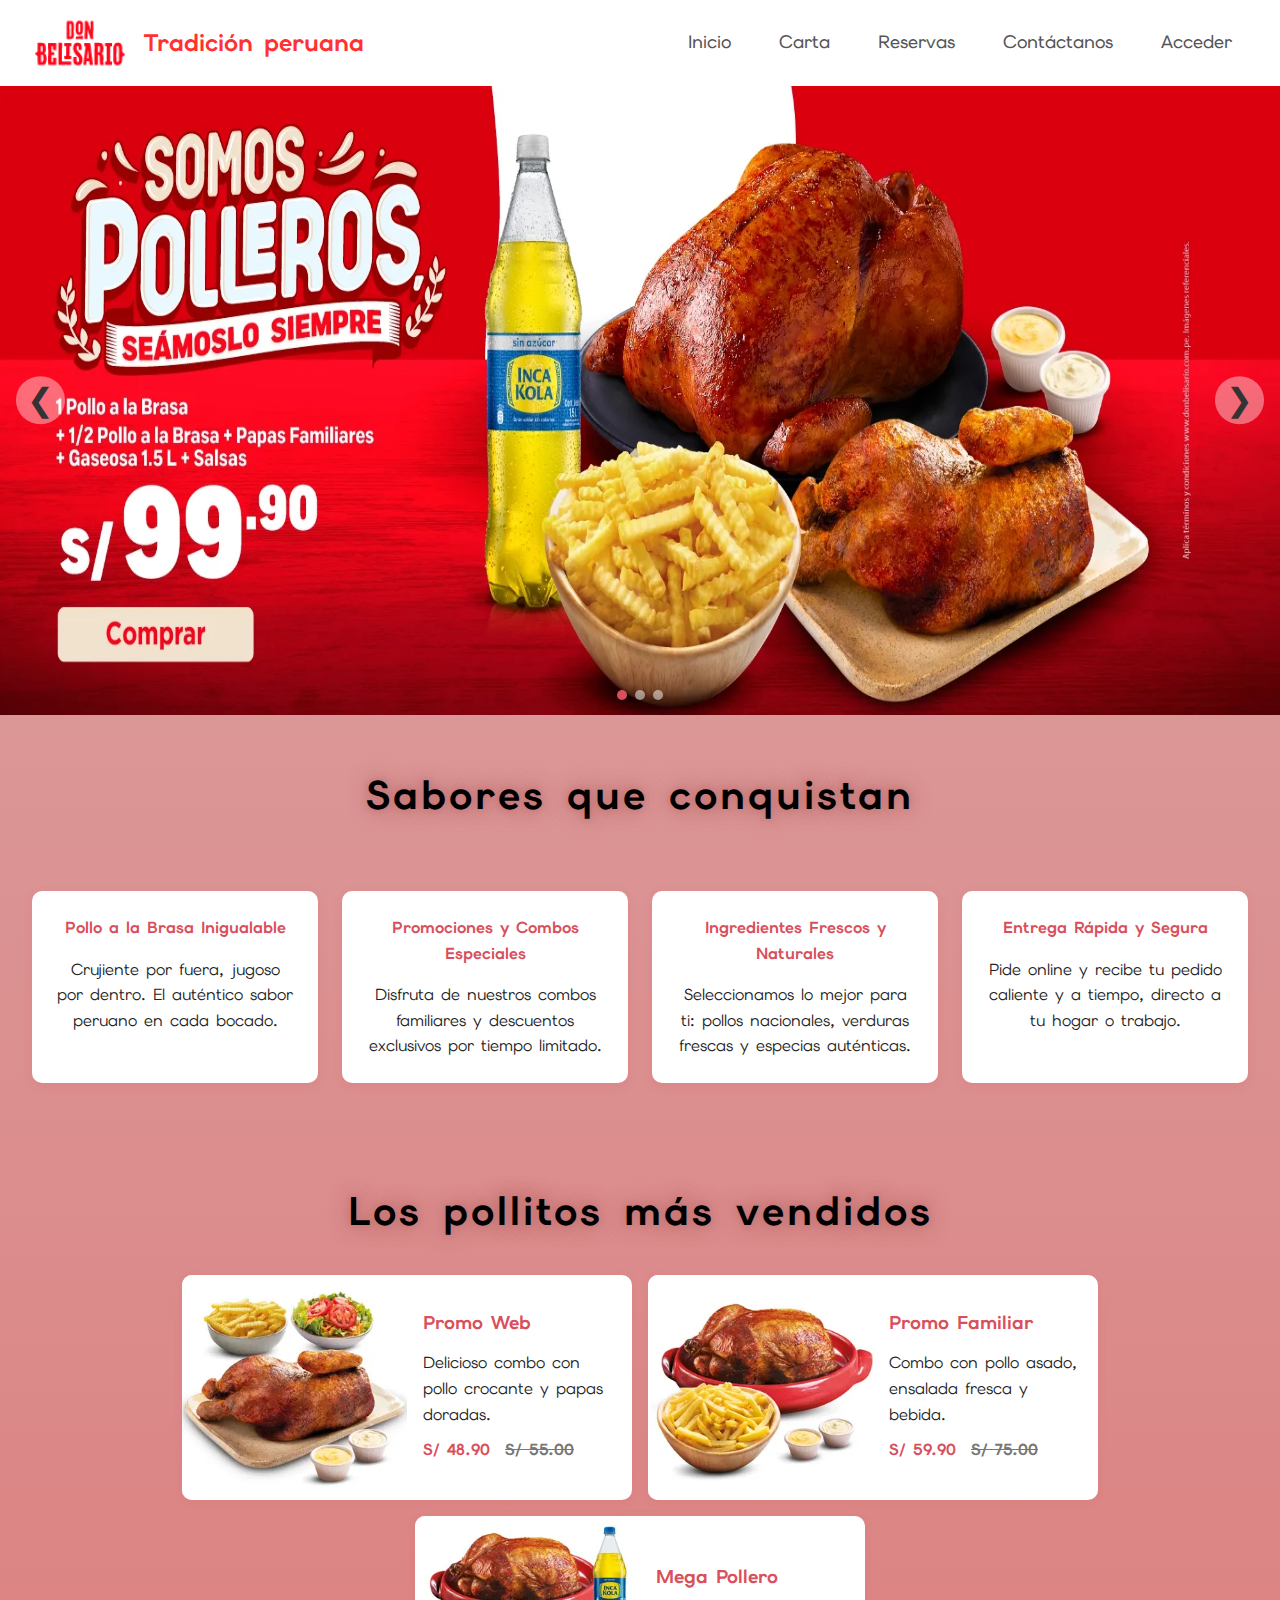
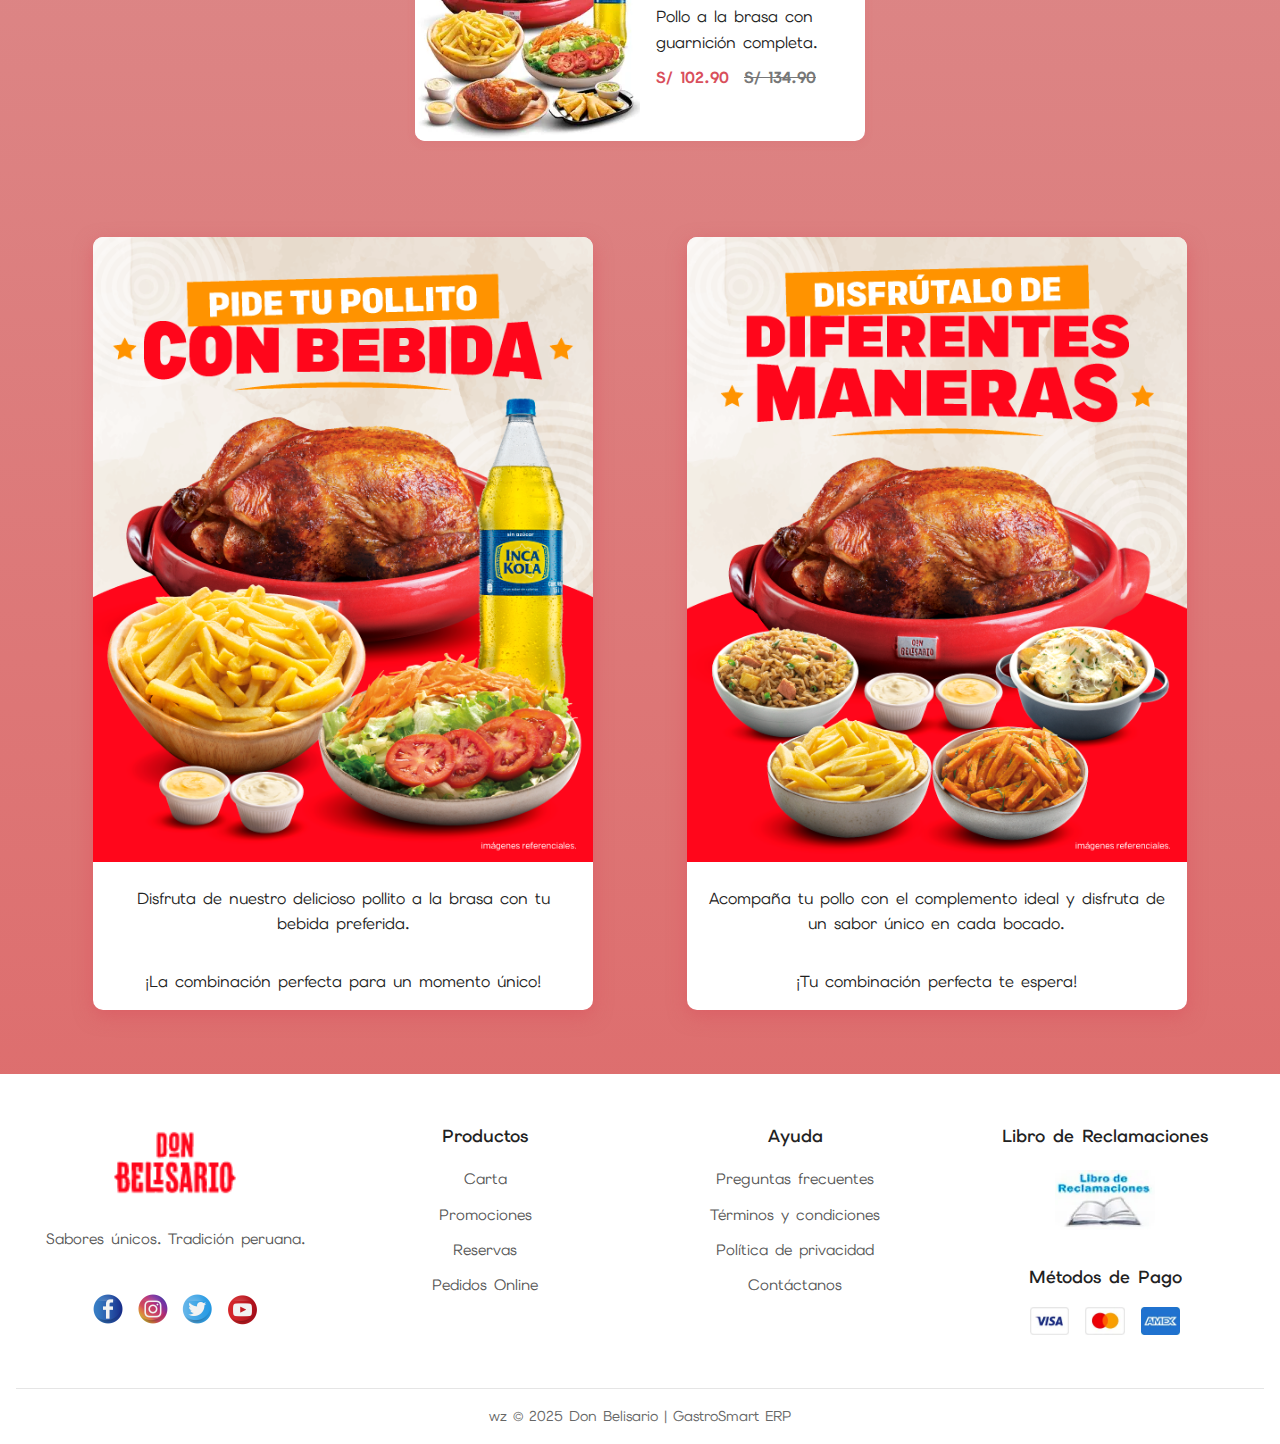
<file: index.html>
<!DOCTYPE html>
<html lang="es">

<head>
    <meta charset="UTF-8">
    <meta name="viewport" content="width=device-width, initial-scale=1.0">
    <title>GastroSmart ERP | Don Belisario</title>
    <link rel="stylesheet" href="assets/css/style.css">
    <link rel="stylesheet" href="assets/css/index.css">

    <style>
        /* Oculta el nav mientras se evalúa la sesión */
        .nav {
            visibility: hidden;
        }

        /* Cuando JS termina, se hace visible */
        .nav.ready {
            visibility: visible;
        }
    </style>

    <script>
        // Determina visibilidad básica ANTES del render
        (function () {
            const user = JSON.parse(localStorage.getItem("user"));
            const isAdmin = !!(user && user.role === "admin");

            const ADMIN_IDS = ["pedidos", "facturacion", "inventario", "marketing", "reportes"];
            const PUBLIC_IDS = ["inicio", "carta", "reservas", "contacto"];

            document.addEventListener("DOMContentLoaded", () => {
                ADMIN_IDS.forEach(id => {
                    const el = document.getElementById(id);
                    if (el) el.parentElement.style.display = isAdmin ? "" : "none";
                });
                PUBLIC_IDS.forEach(id => {
                    const el = document.getElementById(id);
                    if (el) el.parentElement.style.display = isAdmin ? "none" : "";
                });

                const acceder = document.getElementById("acceder")?.closest("li");
                const salir = document.getElementById("salir")?.closest("li");
                if (acceder) acceder.style.display = isAdmin ? "none" : "";
                if (salir) salir.style.display = isAdmin ? "" : "none";

                // Mostrar el menú recién ahora
                document.querySelector(".nav")?.classList.add("ready");
            });
        })();
    </script>

</head>

<body>

    <header class="header">
        <div class="logo">
            <img src="assets/img/logo.png" alt="Don Belisario Logo">
            <h3>Tradición peruana</h3>
        </div>
        <nav class="nav">
            <ul class="menu">
                <li><a href="index.html" id="inicio">Inicio</a></li>
                <li><a href="carta.html" id="carta">Carta</a></li>
                <li><a href="reservas.html" id="reservas">Reservas</a></li>
                <li><a href="contacto.html" id="contacto">Contáctanos</a></li>
                <li><a href="pedidos.html" id="pedidos">Pedidos</a></li>
                <li><a href="facturacion.html" id="facturacion">Facturación</a></li>
                <li><a href="inventario.html" id="inventario">Inventario</a></li>
                <li><a href="marketing.html" id="marketing">Promociones</a></li>
                <li><a href="reportes.html" id="reportes">Reportes</a></li>
                <!-- Acceso y cierre de sesión -->
                <li><a href="login.html" id="acceder">Acceder</a></li>
                <li id="li-salir" style="display:none;"><a href="#" id="salir">Salir</a></li>
            </ul>
        </nav>
    </header>

    <main class="hero">
        <div class="carousel">
            <div class="slides">
                <div class="slide active">
                    <img src="assets/img/banner1.jpg" alt="Banner 1">
                </div>
                <div class="slide">
                    <img src="assets/img/banner2.jpg" alt="Banner 2">
                </div>
                <div class="slide">
                    <img src="assets/img/banner3.jpg" alt="Banner 3">
                </div>
            </div>

            <button class="prev">&#10094;</button>
            <button class="next">&#10095;</button>

            <div class="indicators">
                <span class="dot active" data-slide="0"></span>
                <span class="dot" data-slide="1"></span>
                <span class="dot" data-slide="2"></span>
            </div>
        </div>
    </main>

    <section class="features">
        <h1>Sabores que conquistan</h1>
        <div class="feature-grid">
            <div class="card">
                <h4>Pollo a la Brasa Inigualable</h4>
                <p>Crujiente por fuera, jugoso por dentro. El auténtico sabor peruano en cada bocado.</p>
            </div>
            <div class="card">
                <h4>Promociones y Combos Especiales</h4>
                <p>Disfruta de nuestros combos familiares y descuentos exclusivos por tiempo limitado.</p>
            </div>
            <div class="card">
                <h4>Ingredientes Frescos y Naturales</h4>
                <p>Seleccionamos lo mejor para ti: pollos nacionales, verduras frescas y especias auténticas.</p>
            </div>
            <div class="card">
                <h4>Entrega Rápida y Segura</h4>
                <p>Pide online y recibe tu pedido caliente y a tiempo, directo a tu hogar o trabajo.</p>
            </div>
        </div>
    </section>

    <section class="hero-promo">
        <h1>Los pollitos más vendidos</h1>
        <div class="promo-grid">
            <div class="promo-card">
                <img src="assets/img/combo1.jpg" alt="">
                <div class="promo-info">
                    <h3>Promo Web</h3>
                    <p>Delicioso combo con pollo crocante y papas doradas.</p>
                    <p class="price">
                        <span class="discount">S/ 48.90</span>
                        <span class="original">S/ 55.00</span>
                    </p>
                </div>
            </div>
            <div class="promo-card">
                <img src="assets/img/combo2.jpg" alt="">
                <div class="promo-info">
                    <h3>Promo Familiar</h3>
                    <p>Combo con pollo asado, ensalada fresca y bebida.</p>
                    <p class="price">
                        <span class="discount">S/ 59.90</span>
                        <span class="original">S/ 75.00</span>
                    </p>
                </div>
            </div>
            <div class="promo-card">
                <img src="assets/img/combo4.jpg" alt="">
                <div class="promo-info">
                    <h3>Mega Pollero</h3>
                    <p>Pollo a la brasa con guarnición completa.</p>
                    <p class="price">
                        <span class="discount">S/ 102.90</span>
                        <span class="original">S/ 134.90</span>
                    </p>
                </div>
            </div>
        </div>
    </section>

    <section class="hero-combo">
        <div class="combo-grid">
            <div class="combo-card"><img src="assets/img/index_combo2.jpg" alt="">
                <p>Disfruta de nuestro delicioso pollito a la brasa con tu bebida preferida.</p>
                <p>¡La combinación perfecta para un momento único!</p>
            </div>
            <div class="combo-card"><img src="assets/img/index_combo1.jpg" alt="">
                <p>Acompaña tu pollo con el complemento ideal y disfruta de un sabor único en cada bocado.</p>
                <p>¡Tu combinación perfecta te espera!</p>

            </div>
        </div>
    </section>


    <section class="ambient-bg">
        <div class="bubbles">
            <span></span>
            <span></span>
            <span></span>
            <span></span>
            <span></span>
        </div>
    </section>

    <footer class="footer">
        <div class="footer-container">

            <div class="footer-logo">
                <img src="assets/img/logo.png" alt="Don Belisario Logo">
                <br>
                <p>Sabores únicos. Tradición peruana.</p>
                <br>
                <div class="social-icons">
                    <a href="#"><img src="assets/img/facebook.png" alt="Facebook"></a>
                    <a href="#"><img src="assets/img/instagram.png" alt="Instagram"></a>
                    <a href="#"><img src="assets/img/gorjeo.png" alt="Twitter"></a>
                    <a href="#"><img src="assets/img/youtube.png" alt="YouTube"></a>
                </div>
            </div>

            <div class="footer-links">
                <h4>Productos</h4>
                <ul>
                    <li><a href="#">Carta</a></li>
                    <li><a href="#">Promociones</a></li>
                    <li><a href="#">Reservas</a></li>
                    <li><a href="#">Pedidos Online</a></li>
                </ul>
            </div>

            <div class="footer-links">
                <h4>Ayuda</h4>
                <ul>
                    <li><a href="#">Preguntas frecuentes</a></li>
                    <li><a href="#">Términos y condiciones</a></li>
                    <li><a href="#">Política de privacidad</a></li>
                    <li><a href="#">Contáctanos</a></li>
                </ul>
            </div>

            <div class="footer-payments">
                <h4>Libro de Reclamaciones</h4>
                <div class="reclamos">
                    <a href="#">
                        <img src="assets/img/reclamos.jpg" alt="Libro de Reclamaciones">
                    </a>
                </div>
                <br>
                <h4>Métodos de Pago</h4>
                <div class="payment-icons">
                    <img src="assets/img/visa.jpg" alt="Visa">
                    <img src="assets/img/master.jpg" alt="MasterCard">
                    <img src="assets/img/amex.jpg" alt="Amex">
                </div>
            </div>

        </div>

        <div class="footer-bottom">
            <p>wz © 2025 Don Belisario | GastroSmart ERP</p>
        </div>

    </footer>

    <script src="assets/js/main.js"></script>
    <script src="assets/js/login.js" defer></script>

</body>

</html>
</file>
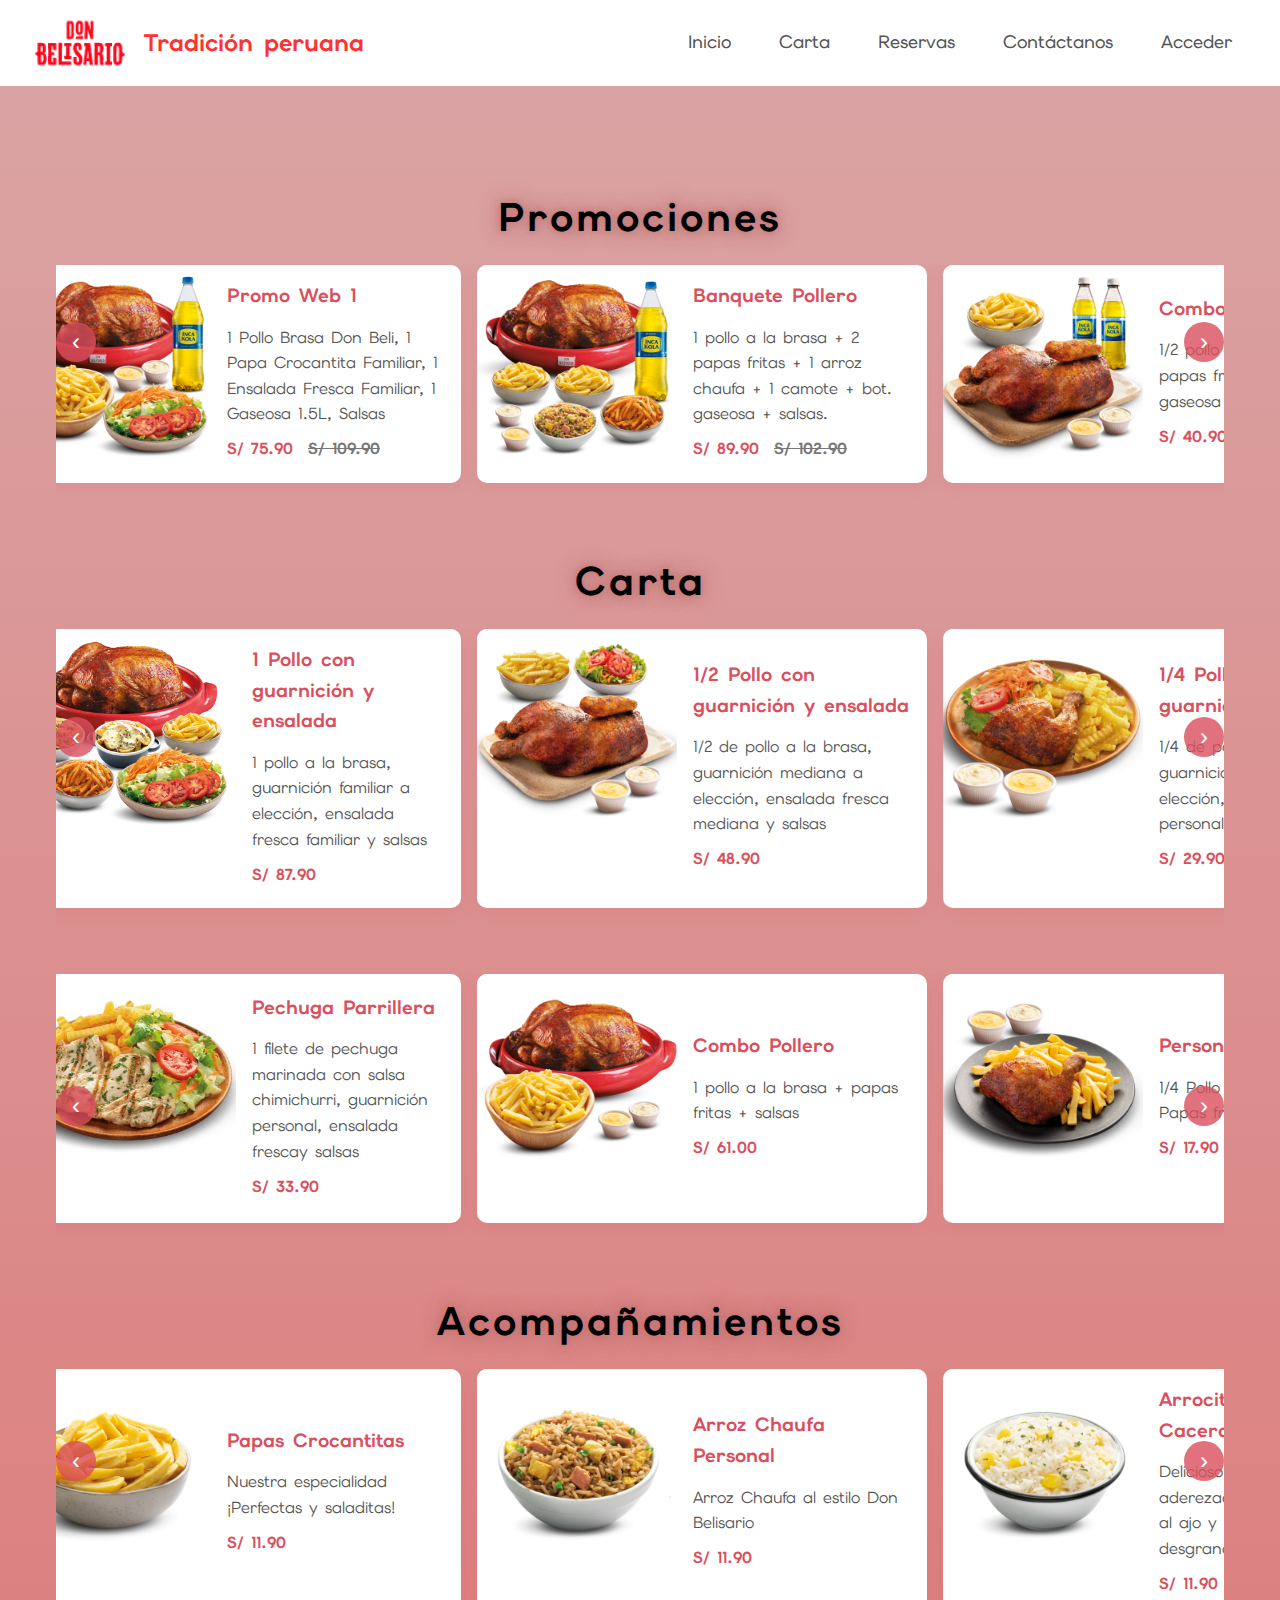
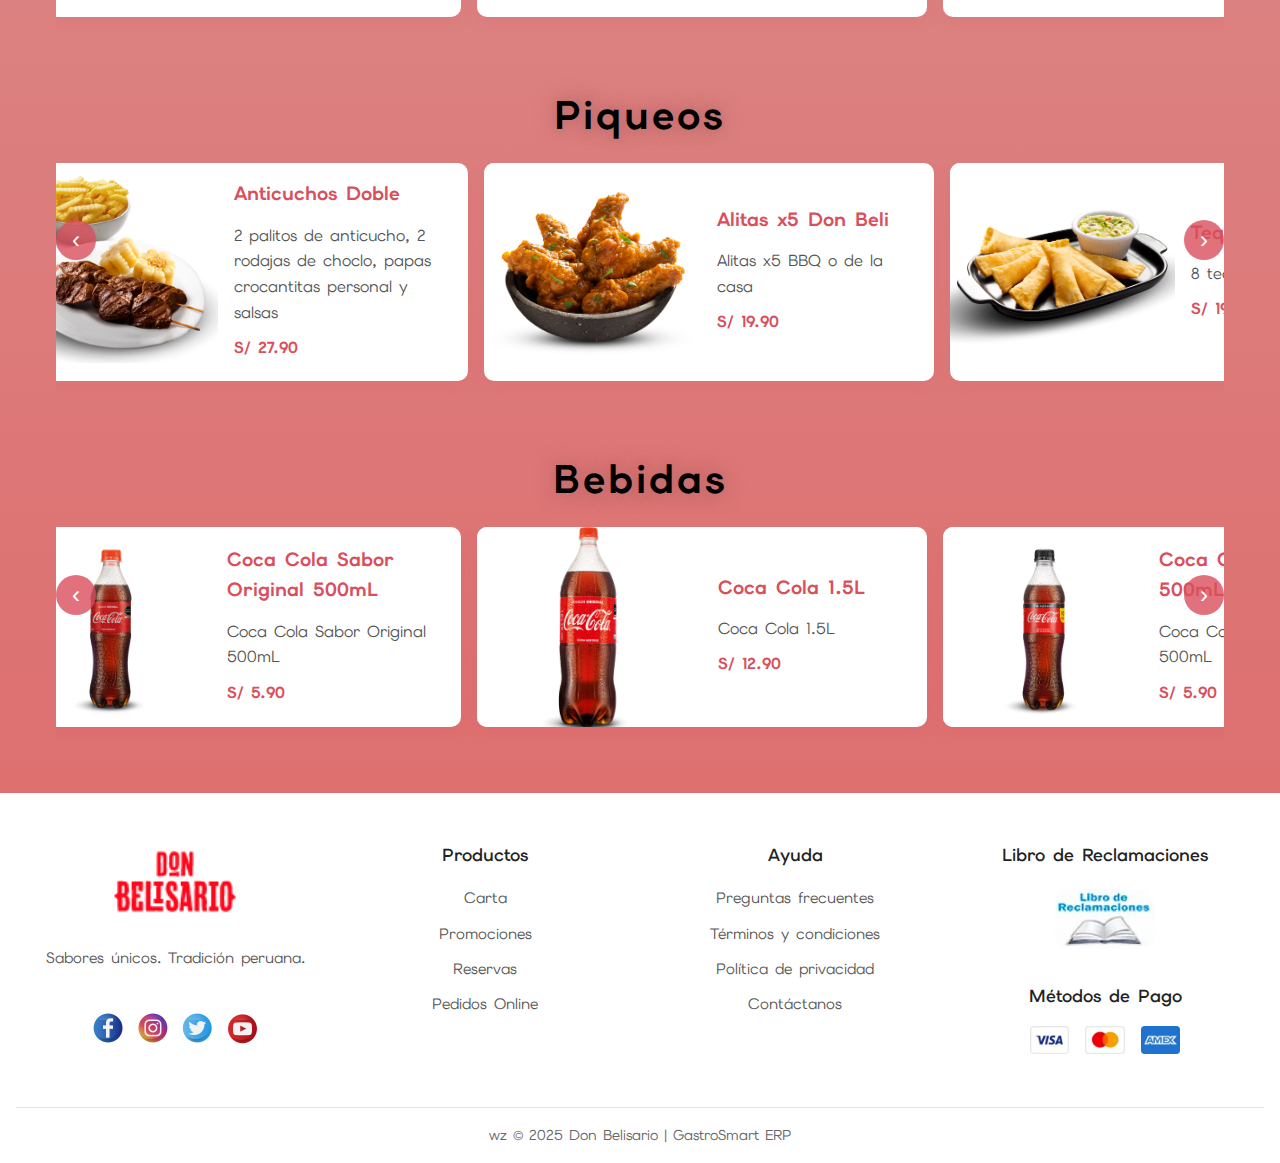
<file: carta.html>
<!DOCTYPE html>
<html lang="es">

<head>
    <meta charset="UTF-8">
    <meta name="viewport" content="width=device-width, initial-scale=1.0">
    <title>GastroSmart ERP | Don Belisario</title>
    <link rel="stylesheet" href="assets/css/style.css">
    <link rel="stylesheet" href="assets/css/carta.css">

    <style>
        /* Oculta el nav mientras se evalúa la sesión */
        .nav {
            visibility: hidden;
        }

        /* Cuando JS termina, se hace visible */
        .nav.ready {
            visibility: visible;
        }
    </style>

    <script>
        // Determina visibilidad básica ANTES del render
        (function () {
            const user = JSON.parse(localStorage.getItem("user"));
            const isAdmin = !!(user && user.role === "admin");

            const ADMIN_IDS = ["pedidos", "facturacion", "inventario", "marketing", "reportes"];
            const PUBLIC_IDS = ["inicio", "carta", "reservas", "contacto"];

            document.addEventListener("DOMContentLoaded", () => {
                ADMIN_IDS.forEach(id => {
                    const el = document.getElementById(id);
                    if (el) el.parentElement.style.display = isAdmin ? "" : "none";
                });
                PUBLIC_IDS.forEach(id => {
                    const el = document.getElementById(id);
                    if (el) el.parentElement.style.display = isAdmin ? "none" : "";
                });

                const acceder = document.getElementById("acceder")?.closest("li");
                const salir = document.getElementById("salir")?.closest("li");
                if (acceder) acceder.style.display = isAdmin ? "none" : "";
                if (salir) salir.style.display = isAdmin ? "" : "none";

                // Mostrar el menú recién ahora
                document.querySelector(".nav")?.classList.add("ready");
            });
        })();
    </script>

</head>

<body>

    <header class="header">
        <div class="logo">
            <img src="assets/img/logo.png" alt="Don Belisario Logo">
            <h3>Tradición peruana</h3>
        </div>
        <nav class="nav">
            <ul class="menu">
                <li><a href="index.html" id="inicio">Inicio</a></li>
                <li><a href="carta.html" id="carta">Carta</a></li>
                <li><a href="reservas.html" id="reservas">Reservas</a></li>
                <li><a href="contacto.html" id="contacto">Contáctanos</a></li>
                <li><a href="pedidos.html" id="pedidos">Pedidos</a></li>
                <li><a href="facturacion.html" id="facturacion">Facturación</a></li>
                <li><a href="inventario.html" id="inventario">Inventario</a></li>
                <li><a href="marketing.html" id="marketing">Promociones</a></li>
                <li><a href="reportes.html" id="reportes">Reportes</a></li>
                <!-- Acceso y cierre de sesión -->
                <li><a href="login.html" id="acceder">Acceder</a></li>
                <li id="li-salir" style="display:none;"><a href="#" id="salir">Salir</a></li>
            </ul>
        </nav>
    </header>

    <main>
        <!-- Promociones -->
        <div class="carousel-wrapper">
            <h2 class="section-title">Promociones</h2>
            <div class="carousel-nav">
                <button class="prev">&#8249;</button>
                <button class="next">&#8250;</button>
            </div>
            <div class="carousel">
                <div class="promo-card">
                    <img src="assets/img/promo2.png" alt="Promo Familiar">
                    <div class="promo-info">
                        <h3>Promo Web 1</h3>
                        <p>1 Pollo Brasa Don Beli, 1 Papa Crocantita Familiar, 1 Ensalada Fresca Familiar, 1 Gaseosa 1.5L, Salsas</p>
                        <p class="price"><span class="discount">S/ 75.90</span> <span class="original">S/ 109.90</span>
                        </p>
                    </div>
                </div>
                <div class="promo-card">
                    <img src="assets/img/promo4.png" alt="Promo Web">
                    <div class="promo-info">
                        <h3>Banquete Pollero</h3>
                        <p>1 pollo a la brasa + 2 papas fritas + 1 arroz chaufa + 1 camote + bot. gaseosa + salsas. </p>
                        <p class="price"><span class="discount">S/ 89.90</span> <span class="original">S/ 102.90</span>
                        </p>
                    </div>
                </div>
                <div class="promo-card">
                    <img src="assets/img/promo5.png" alt="Promo Familiar">
                    <div class="promo-info">
                        <h3>Combo 1/2 Clásico</h3>
                        <p>1/2 pollo a la brasa + papas fritas + 2 bot. gaseosa + salsas</p>
                        <p class="price"><span class="discount">S/ 40.90</span> <span class="original">S/ 62.90</span>
                        </p>
                    </div>
                </div>
                <div class="promo-card">
                    <img src="assets/img/promo6.png" alt="Mega Pollero">
                    <div class="promo-info">
                        <h3>Combo Pollero</h3>
                        <p>1 pollo a la brasa + papas fritas + bot. gaseosa + salsas</p>
                        <p class="price"><span class="discount">S/ 73.90</span> <span class="original">S/ 89.90</span>
                        </p>
                    </div>
                </div>
                <div class="promo-card">
                    <img src="assets/img/promo8.png" alt="Mega Pollero">
                    <div class="promo-info">
                        <h3>Mega Pollero</h3>
                        <p>1 pollo a la brasa + 1/4 pollo (solo) + papas fritas + ensalada + bot. gaseosa + tequeños x4 + salsas</p>
                        <p class="price"><span class="discount">S/ 102.90</span> <span class="original">S/ 134.90</span>
                        </p>
                    </div>
                </div>
            </div>
        </div>

        <!-- Carta -->
        <div class="carousel-wrapper">
            <h2 class="section-title">Carta</h2>
            <div class="carousel-nav">
                <button class="prev">&#8249;</button>
                <button class="next">&#8250;</button>
            </div>
            <div class="carousel">
                <div class="promo-card">
                    <img src="assets/img/carta1.jpg" alt="Combo Familiar">
                    <div class="promo-info">
                        <h3>1 Pollo con guarnición y ensalada</h3>
                        <p>1 pollo a la brasa, guarnición familiar a elección, ensalada fresca familiar y salsas</p>
                        <p class="price"><span class="discount">S/ 87.90</span> <span class="original"></span>
                        </p>
                    </div>
                </div>
                <div class="promo-card">
                    <img src="assets/img/carta2.png" alt="Combo Pareja">
                    <div class="promo-info">
                        <h3>1/2 Pollo con guarnición y ensalada</h3>
                        <p>1/2 de pollo a la brasa, guarnición mediana a elección, ensalada fresca mediana y salsas</p>
                        <p class="price"><span class="discount">S/ 48.90</span> <span class="original"></span>
                        </p>
                    </div>
                </div>
                <div class="promo-card">
                    <img src="assets/img/carta3.png" alt="Combo Familiar">
                    <div class="promo-info">
                        <h3>1/4 Pollo con guarnición y ensalada</h3>
                        <p>1/4 de pollo a la brasa, guarnición personal a elección, ensalada fresca personal y salsas</p>
                        <p class="price"><span class="discount">S/ 29.90</span> <span class="original"></span>
                        </p>
                    </div>
                </div>
                <div class="promo-card">
                    <img src="assets/img/carta4.png" alt="Combo Pareja">
                    <div class="promo-info">
                        <h3>Mostrito Personal</h3>
                        <p>1/4 Pollo a la brasa, papa menú, arroz Chaufa menú, salsas</p>
                        <p class="price"><span class="discount">S/ 23.90</span> <span class="original"></span>
                        </p>
                    </div>
                </div>
                <div class="promo-card">
                    <img src="assets/img/carta5.png" alt="Combo Familiar">
                    <div class="promo-info">
                        <h3>Pierna Parrillera</h3>
                        <p>1 filete de pierna marinada con salsa chimichurri, guarnición personal, ensalada fresca y salsas</p>
                        <p class="price"><span class="discount">S/ 32.90</span> <span class="original"></span>
                        </p>
                    </div>
                </div>
            </div>
        </div>

        <div class="carousel-wrapper">
            <div class="carousel-nav">
                <button class="prev">&#8249;</button>
                <button class="next">&#8250;</button>
            </div>
            <div class="carousel">
                <div class="promo-card">
                    <img src="assets/img/carta6.jpeg" alt="Combo Pareja">
                    <div class="promo-info">
                        <h3>Pechuga Parrillera</h3>
                        <p>1 filete de pechuga marinada con salsa chimichurri, guarnición personal, ensalada frescay salsas</p>
                        <p class="price"><span class="discount">S/ 33.90</span> <span class="original"></span>
                        </p>
                    </div>
                </div>
                <div class="promo-card">
                    <img src="assets/img/carta7.png" alt="Combo Familiar">
                    <div class="promo-info">
                        <h3>Combo Pollero</h3>
                        <p>1 pollo a la brasa + papas fritas + salsas</p>
                        <p class="price"><span class="discount">S/ 61.00</span> <span class="original"></span>
                        </p>
                    </div>
                </div>
                <div class="promo-card">
                    <img src="assets/img/carta8.png" alt="Combo Pareja">
                    <div class="promo-info">
                        <h3>Personal</h3>
                        <p>1/4 Pollo Brasa Don Beli, Papas fritas Menú y Salsas</p>
                        <p class="price"><span class="discount">S/ 17.90</span> <span class="original"></span>
                        </p>
                    </div>
                </div>
                <div class="promo-card">
                    <img src="assets/img/carta9.png" alt="Combo Familiar">
                    <div class="promo-info">
                        <h3>Mega Combo</h3>
                        <p>1 pollo a la brasa + papas fritas + ensalada + tequeños x4 + salsas.</p>
                        <p class="price"><span class="discount">S/ 119.90</span> <span class="original"></span>
                        </p>
                    </div>
                </div>
                <div class="promo-card">
                    <img src="assets/img/carta10.png" alt="Combo Pareja">
                    <div class="promo-info">
                        <h3>1 Pollo con guarnición y ensalada</h3>
                        <p>1 pollo a la brasa, guarnición familiar a elección, ensalada fresca familiar y salsas</p>
                        <p class="price"><span class="discount">S/ 87.90</span> <span class="original"></span>
                        </p>
                    </div>
                </div>
            </div>
        </div>

        <!-- Acompañamientos -->
        <div class="carousel-wrapper">
            <h2 class="section-title">Acompañamientos</h2>
            <div class="carousel-nav">
                <button class="prev">&#8249;</button>
                <button class="next">&#8250;</button>
            </div>
            <div class="carousel">
                <div class="promo-card">
                    <img src="assets/img/acom1.png" alt="Pollo al Horno">
                    <div class="promo-info">
                        <h3>Papas Crocantitas</h3>
                        <p>Nuestra especialidad ¡Perfectas y saladitas!</p>
                        <p class="price"><span class="discount">S/ 11.90</span> <span class="original"></span>
                        </p>
                    </div>
                </div>
                <div class="promo-card">
                    <img src="assets/img/acom2.png" alt="Pollo Broaster">
                    <div class="promo-info">
                        <h3>Arroz Chaufa Personal</h3>
                        <p>Arroz Chaufa al estilo Don Belisario</p>
                        <p class="price"><span class="discount">S/ 11.90</span> <span class="original"></span>
                        </p>
                    </div>
                </div>
                <div class="promo-card">
                    <img src="assets/img/acom3.png" alt="Pollo al Horno">
                    <div class="promo-info">
                        <h3>Arrocito de la Cacerola Personal</h3>
                        <p>Delicioso arroz graneadito, aderezado con mantequilla al ajo y tierno choclito desgranado</p>
                        <p class="price"><span class="discount">S/ 11.90</span> <span class="original"></span>
                        </p>
                    </div>
                </div>
                <div class="promo-card">
                    <img src="assets/img/acom4.png" alt="Pollo Broaster">
                    <div class="promo-info">
                        <h3>Papas del Caporal Personal</h3>
                        <p>Papas Tumbay en gajos con queso gratinado y un toque de chimichurri de la casa</p>
                        <p class="price"><span class="discount">S/ 14.90</span> <span class="original"></span>
                        </p>
                    </div>
                </div>
                <div class="promo-card">
                    <img src="assets/img/acom5.png" alt="Pollo al Horno">
                    <div class="promo-info">
                        <h3>Camotitos de la Abuelita Personal</h3>
                        <p>Crocantes tiras de camote frito con un secretito de antaño</p>
                        <p class="price"><span class="discount">S/ 14.90</span> <span class="original"></span>
                        </p>
                    </div>
                </div>
                <div class="promo-card">
                    <img src="assets/img/acom6.png" alt="Pollo Broaster">
                    <div class="promo-info">
                        <h3>Ensalada Fresca</h3>
                        <p>Lechuga y tomate acompañados con zanahoria rallada y aderezados con nuestra vinagreta de la casa</p>
                        <p class="price"><span class="discount">S/ 19.90</span> <span class="original"></span>
                        </p>
                    </div>
                </div>
                <div class="promo-card">
                    <img src="assets/img/acom7.png" alt="Pollo Broaster">
                    <div class="promo-info">
                        <h3>Ensalada Cocida</h3>
                        <p>Vegetales cocidos acompañados de palta y nuestra vinagreta de la casa</p>
                        <p class="price"><span class="discount">S/ 19.90</span> <span class="original"></span>
                        </p>
                    </div>
                </div>
            </div>
        </div>

        <!-- Piqueos -->
        <div class="carousel-wrapper">
            <h2 class="section-title">Piqueos</h2>
            <div class="carousel-nav">
                <button class="prev">&#8249;</button>
                <button class="next">&#8250;</button>
            </div>
            <div class="carousel">
                <div class="promo-card">
                    <img src="assets/img/piqueo1.png" alt="Alitas Picantes">
                    <div class="promo-info">
                        <h3>Anticuchos Doble</h3>
                        <p>2 palitos de anticucho, 2 rodajas de choclo, papas crocantitas personal y salsas</p>
                        <p class="price"><span class="discount">S/ 27.90</span> <span class="original"></span>
                        </p>
                    </div>
                </div>
                <div class="promo-card">
                    <img src="assets/img/piqueo2.png" alt="Choclo con Queso">
                    <div class="promo-info">
                        <h3>Alitas x5 Don Beli</h3>
                        <p>Alitas x5 BBQ o de la casa</p>
                        <p class="price"><span class="discount">S/ 19.90</span> <span class="original"></span>
                        </p>
                    </div>
                </div>
                <div class="promo-card">
                    <img src="assets/img/piqueo3.png" alt="Alitas Picantes">
                    <div class="promo-info">
                        <h3>Tequeños Brasa x8</h3>
                        <p>8 tequeños brasa</p>
                        <p class="price"><span class="discount">S/ 19.90</span> <span class="original"></span>
                        </p>
                    </div>
                </div>
                <div class="promo-card">
                    <img src="assets/img/piqueo4.png" alt="Choclo con Queso">
                    <div class="promo-info">
                        <h3>Tequeños Brasa x4</h3>
                        <p>4 tequeños brasa</p>
                        <p class="price"><span class="discount">S/ 11.90</span> <span class="original"></span>
                        </p>
                    </div>
                </div>
            </div>
        </div>

        <!-- Bebidas -->
        <div class="carousel-wrapper">
            <h2 class="section-title">Bebidas</h2>
            <div class="carousel-nav">
                <button class="prev">&#8249;</button>
                <button class="next">&#8250;</button>
            </div>
            <div class="carousel">
                <div class="promo-card">
                    <img src="assets/img/bebida1.png" alt="Inca Kola">
                    <div class="promo-info">
                        <h3>Coca Cola Sabor Original 500mL</h3>
                        <p>Coca Cola Sabor Original 500mL</p>
                        <p class="price"><span class="discount">S/ 5.90</span> <span class="original"></span>
                        </p>
                    </div>
                </div>
                <div class="promo-card">
                    <img src="assets/img/bebida2.png" alt="Chicha Morada">
                    <div class="promo-info">
                        <h3>Coca Cola 1.5L</h3>
                        <p>Coca Cola 1.5L</p>
                        <p class="price"><span class="discount">S/ 12.90</span> <span class="original"></span>
                        </p>
                    </div>
                </div>
                <div class="promo-card">
                    <img src="assets/img/bebida3.png" alt="Inca Kola">
                    <div class="promo-info">
                        <h3>Coca Cola Sin Azúcar 500mL</h3>
                        <p>Coca Cola Sin Azúcar 500mL</p>
                        <p class="price"><span class="discount">S/ 5.90</span> <span class="original"></span>
                        </p>
                    </div>
                </div>
                <div class="promo-card">
                    <img src="assets/img/bebida4.png" alt="Chicha Morada">
                    <div class="promo-info">
                        <h3>Coca Cola Zero 1.5L</h3>
                        <p>Coca Cola Zero 1.5L</p>
                        <p class="price"><span class="discount">S/ 12.90</span> <span class="original"></span>
                        </p>
                    </div>
                </div>
                <div class="promo-card">
                    <img src="assets/img/bebida5.png" alt="Inca Kola">
                    <div class="promo-info">
                        <h3>Inca Kola Sabor Original 500mL</h3>
                        <p>Inca Kola Sabor Original 500mL</p>
                        <p class="price"><span class="discount">S/ 5.90</span> <span class="original"></span>
                        </p>
                    </div>
                </div>
                <div class="promo-card">
                    <img src="assets/img/bebida6.png" alt="Chicha Morada">
                    <div class="promo-info">
                        <h3>Inca Kola 1.5L</h3>
                        <p>Inca Kola 1.5L</p>
                        <p class="price"><span class="discount">S/ 5.90</span> <span class="original"></span>
                        </p>
                    </div>
                </div>
                <div class="promo-card">
                    <img src="assets/img/bebida7.png" alt="Inca Kola">
                    <div class="promo-info">
                        <h3>Inca Kola Sin Azúcar 500mL</h3>
                        <p>Inca Kola Sin Azúcar 500mL</p>
                        <p class="price"><span class="discount">S/ 5.90</span> <span class="original"></span>
                        </p>
                    </div>
                </div>
                <div class="promo-card">
                    <img src="assets/img/bebida8.png" alt="Chicha Morada">
                    <div class="promo-info">
                        <h3>Inca Kola Zero 1.5L</h3>
                        <p>Inca Kola Zero 1.5L</p>
                        <p class="price"><span class="discount">S/ 12.90</span> <span class="original"></span>
                        </p>
                    </div>
                </div>
            </div>
        </div>
    </main>


    <footer class="footer">
        <div class="footer-container">

            <div class="footer-logo">
                <img src="assets/img/logo.png" alt="Don Belisario Logo">
                <br>
                <p>Sabores únicos. Tradición peruana.</p>
                <br>
                <div class="social-icons">
                    <a href="#"><img src="assets/img/facebook.png" alt="Facebook"></a>
                    <a href="#"><img src="assets/img/instagram.png" alt="Instagram"></a>
                    <a href="#"><img src="assets/img/gorjeo.png" alt="Twitter"></a>
                    <a href="#"><img src="assets/img/youtube.png" alt="YouTube"></a>
                </div>
            </div>

            <div class="footer-links">
                <h4>Productos</h4>
                <ul>
                    <li><a href="#">Carta</a></li>
                    <li><a href="#">Promociones</a></li>
                    <li><a href="#">Reservas</a></li>
                    <li><a href="#">Pedidos Online</a></li>
                </ul>
            </div>

            <div class="footer-links">
                <h4>Ayuda</h4>
                <ul>
                    <li><a href="#">Preguntas frecuentes</a></li>
                    <li><a href="#">Términos y condiciones</a></li>
                    <li><a href="#">Política de privacidad</a></li>
                    <li><a href="#">Contáctanos</a></li>
                </ul>
            </div>

            <div class="footer-payments">
                <h4>Libro de Reclamaciones</h4>
                <div class="reclamos">
                    <a href="#">
                        <img src="assets/img/reclamos.jpg" alt="Libro de Reclamaciones">
                    </a>
                </div>
                <br>
                <h4>Métodos de Pago</h4>
                <div class="payment-icons">
                    <img src="assets/img/visa.jpg" alt="Visa">
                    <img src="assets/img/master.jpg" alt="MasterCard">
                    <img src="assets/img/amex.jpg" alt="Amex">
                </div>
            </div>

        </div>

        <div class="footer-bottom">
            <p>wz © 2025 Don Belisario | GastroSmart ERP</p>
        </div>

    </footer>

    <script src="assets/js/login.js" defer></script>
    <script src="assets/js/carta.js" defer></script>

</body>

</html>
</file>
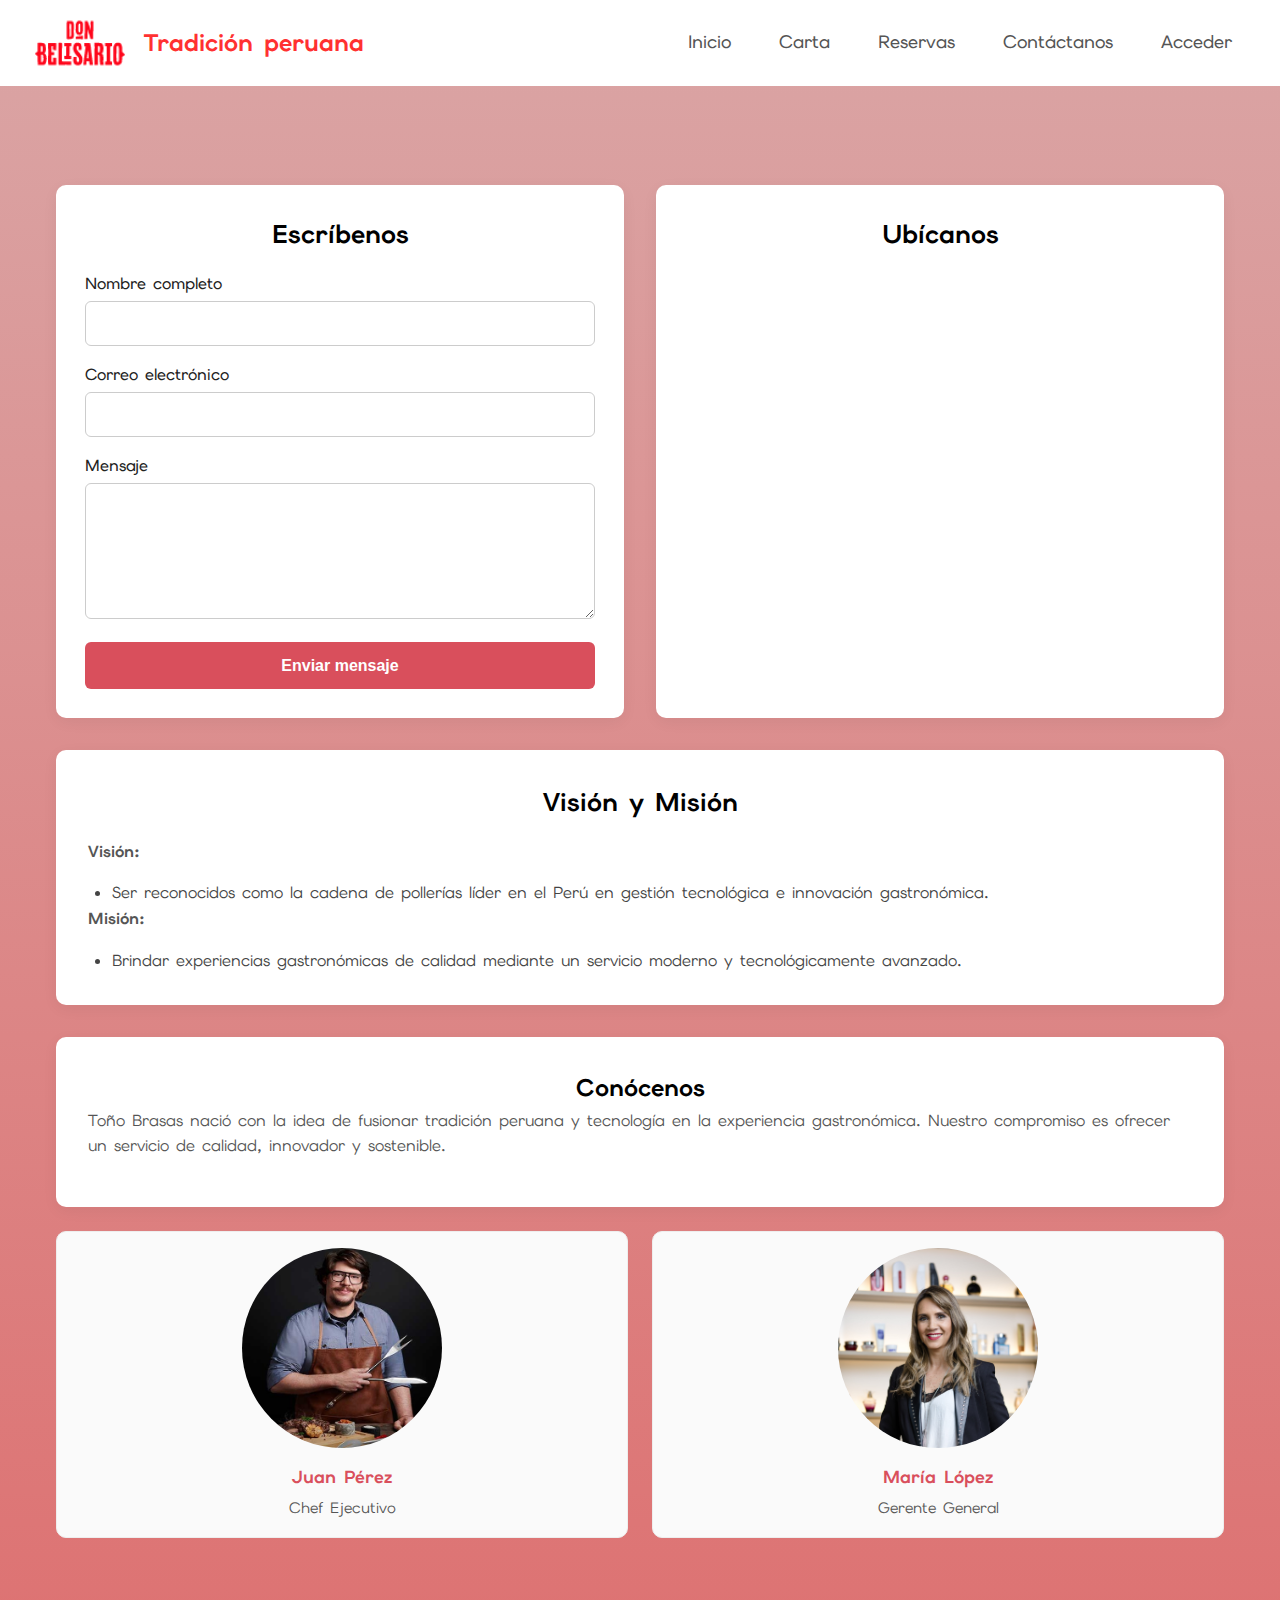
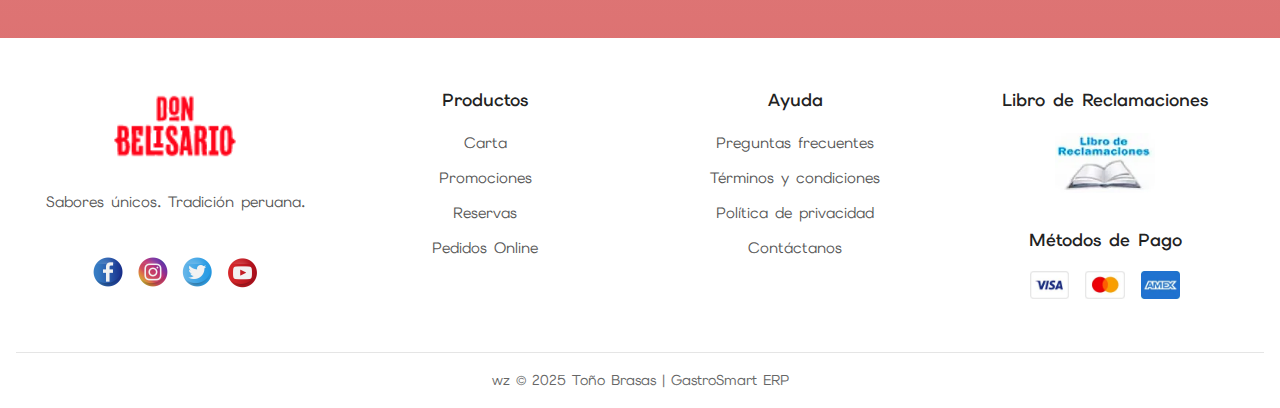
<file: contacto.html>
<!DOCTYPE html>
<html lang="es">

<head>
    <meta charset="UTF-8">
    <meta name="viewport" content="width=device-width, initial-scale=1.0">
    <title>Contacto</title>
    <link rel="stylesheet" href="assets/css/style.css">
    <link rel="stylesheet" href="assets/css/contacto.css">

    <style>
        /* Oculta el nav mientras se evalúa la sesión */
        .nav {
            visibility: hidden;
        }

        /* Cuando JS termina, se hace visible */
        .nav.ready {
            visibility: visible;
        }
    </style>

    <script>
        // Determina visibilidad básica ANTES del render
        (function () {
            const user = JSON.parse(localStorage.getItem("user"));
            const isAdmin = !!(user && user.role === "admin");

            const ADMIN_IDS = ["pedidos", "facturacion", "inventario", "marketing", "reportes"];
            const PUBLIC_IDS = ["inicio", "carta", "reservas", "contacto"];

            document.addEventListener("DOMContentLoaded", () => {
                ADMIN_IDS.forEach(id => {
                    const el = document.getElementById(id);
                    if (el) el.parentElement.style.display = isAdmin ? "" : "none";
                });
                PUBLIC_IDS.forEach(id => {
                    const el = document.getElementById(id);
                    if (el) el.parentElement.style.display = isAdmin ? "none" : "";
                });

                const acceder = document.getElementById("acceder")?.closest("li");
                const salir = document.getElementById("salir")?.closest("li");
                if (acceder) acceder.style.display = isAdmin ? "none" : "";
                if (salir) salir.style.display = isAdmin ? "" : "none";

                // Mostrar el menú recién ahora
                document.querySelector(".nav")?.classList.add("ready");
            });
        })();
    </script>

</head>

<body>

    <header class="header">
        <div class="logo">
            <img src="assets/img/logo.png" alt="Don Belisario Logo">
            <h3>Tradición peruana</h3>
        </div>
        <nav class="nav">
            <ul class="menu">
                <li><a href="index.html" id="inicio">Inicio</a></li>
                <li><a href="carta.html" id="carta">Carta</a></li>
                <li><a href="reservas.html" id="reservas">Reservas</a></li>
                <li><a href="contacto.html" id="contacto">Contáctanos</a></li>
                <li><a href="pedidos.html" id="pedidos">Pedidos</a></li>
                <li><a href="facturacion.html" id="facturacion">Facturación</a></li>
                <li><a href="inventario.html" id="inventario">Inventario</a></li>
                <li><a href="marketing.html" id="marketing">Promociones</a></li>
                <li><a href="reportes.html" id="reportes">Reportes</a></li>
                <!-- Acceso y cierre de sesión -->
                <li><a href="login.html" id="acceder">Acceder</a></li>
                <li id="li-salir" style="display:none;"><a href="#" id="salir">Salir</a></li>
            </ul>
        </nav>
    </header>

    <main>
        <div class="contact-container">
            <!-- Formulario -->
            <div class="contact-form">
                <h2>Escríbenos</h2>
                <form id="contactForm">
                    <label for="nombre">Nombre completo</label>
                    <input type="text" id="nombre" required>

                    <label for="email">Correo electrónico</label>
                    <input type="email" id="email" required>

                    <label for="mensaje">Mensaje</label>
                    <textarea id="mensaje" rows="6" required></textarea>

                    <button type="submit">Enviar mensaje</button>
                </form>
            </div>

            <!-- Mapa -->
            <div class="contact-map">
                <h2>Ubícanos</h2>
                <iframe src="https://www.google.com/maps/embed?pb=!1m18!1m12!1m3!1d977.3897720435169!2d-77.0794611011112!3d-11.96333869662337!2m3!1f0!2f0!3f0!3m2!1i1024!2i768!4f13.1!3m3!1m2!1s0x9105cf0016072c31%3A0x12884ca4f67fd93f!2sTo%C3%B1os%20Brasas!5e1!3m2!1ses-419!2spe!4v1762971057686!5m2!1ses-419!2spe" width="600" height="450" style="border:0;" allowfullscreen="" loading="lazy" referrerpolicy="no-referrer-when-downgrade"></iframe>            </div>
        </div>

        <!-- Visión y Misión -->
        <div class="vision-mision">
            <h2>Visión y Misión</h2>
            <p><strong>Visión:</strong></p>
            <ul>
                <li>Ser reconocidos como la cadena de pollerías líder en el Perú en gestión tecnológica e innovación
                    gastronómica.</li>
            </ul>
            <p><strong>Misión:</strong></p>
            <ul>
                <li>Brindar experiencias gastronómicas de calidad mediante un servicio moderno y tecnológicamente
                    avanzado.</li>
            </ul>
        </div>

        <!-- Conócenos / Historia -->
        <div class="nosotros">
            <h2>Conócenos</h2>
            <p>Toño Brasas nació con la idea de fusionar tradición peruana y tecnología en la experiencia
                gastronómica. Nuestro compromiso es ofrecer un servicio de calidad, innovador y sostenible.</p>
        </div>

        <!-- Equipo opcional -->
        <div class="equipo-grid">
            <div class="equipo-item">
                <img src="assets/img/chef.jpg" alt="Chef">
                <h4>Juan Pérez</h4>
                <p>Chef Ejecutivo</p>
            </div>
            <div class="equipo-item">
                <img src="assets/img/gg.jpg" alt="Gerente">
                <h4>María López</h4>
                <p>Gerente General</p>
            </div>
        </div>
    </main>

    <footer class="footer">
        <div class="footer-container">

            <div class="footer-logo">
                <img src="assets/img/logo.png" alt="Don Belisario Logo">
                <br>
                <p>Sabores únicos. Tradición peruana.</p>
                <br>
                <div class="social-icons">
                    <a href="#"><img src="assets/img/facebook.png" alt="Facebook"></a>
                    <a href="#"><img src="assets/img/instagram.png" alt="Instagram"></a>
                    <a href="#"><img src="assets/img/gorjeo.png" alt="Twitter"></a>
                    <a href="#"><img src="assets/img/youtube.png" alt="YouTube"></a>
                </div>
            </div>

            <div class="footer-links">
                <h4>Productos</h4>
                <ul>
                    <li><a href="#">Carta</a></li>
                    <li><a href="#">Promociones</a></li>
                    <li><a href="#">Reservas</a></li>
                    <li><a href="#">Pedidos Online</a></li>
                </ul>
            </div>

            <div class="footer-links">
                <h4>Ayuda</h4>
                <ul>
                    <li><a href="#">Preguntas frecuentes</a></li>
                    <li><a href="#">Términos y condiciones</a></li>
                    <li><a href="#">Política de privacidad</a></li>
                    <li><a href="#">Contáctanos</a></li>
                </ul>
            </div>

            <div class="footer-payments">
                <h4>Libro de Reclamaciones</h4>
                <div class="reclamos">
                    <a href="#">
                        <img src="assets/img/reclamos.jpg" alt="Libro de Reclamaciones">
                    </a>
                </div>
                <br>
                <h4>Métodos de Pago</h4>
                <div class="payment-icons">
                    <img src="assets/img/visa.jpg" alt="Visa">
                    <img src="assets/img/master.jpg" alt="MasterCard">
                    <img src="assets/img/amex.jpg" alt="Amex">
                </div>
            </div>

        </div>

        <div class="footer-bottom">
            <p>wz © 2025 Toño Brasas | GastroSmart ERP</p>
        </div>

    </footer>

    <script src="assets/js/login.js" defer></script>

    <script>
        const form = document.getElementById("contactForm");
        form?.addEventListener("submit", (e) => {
            e.preventDefault();
            alert("¡Mensaje enviado correctamente!");
            form.reset();
        });
    </script>

</body>

</html>
</file>
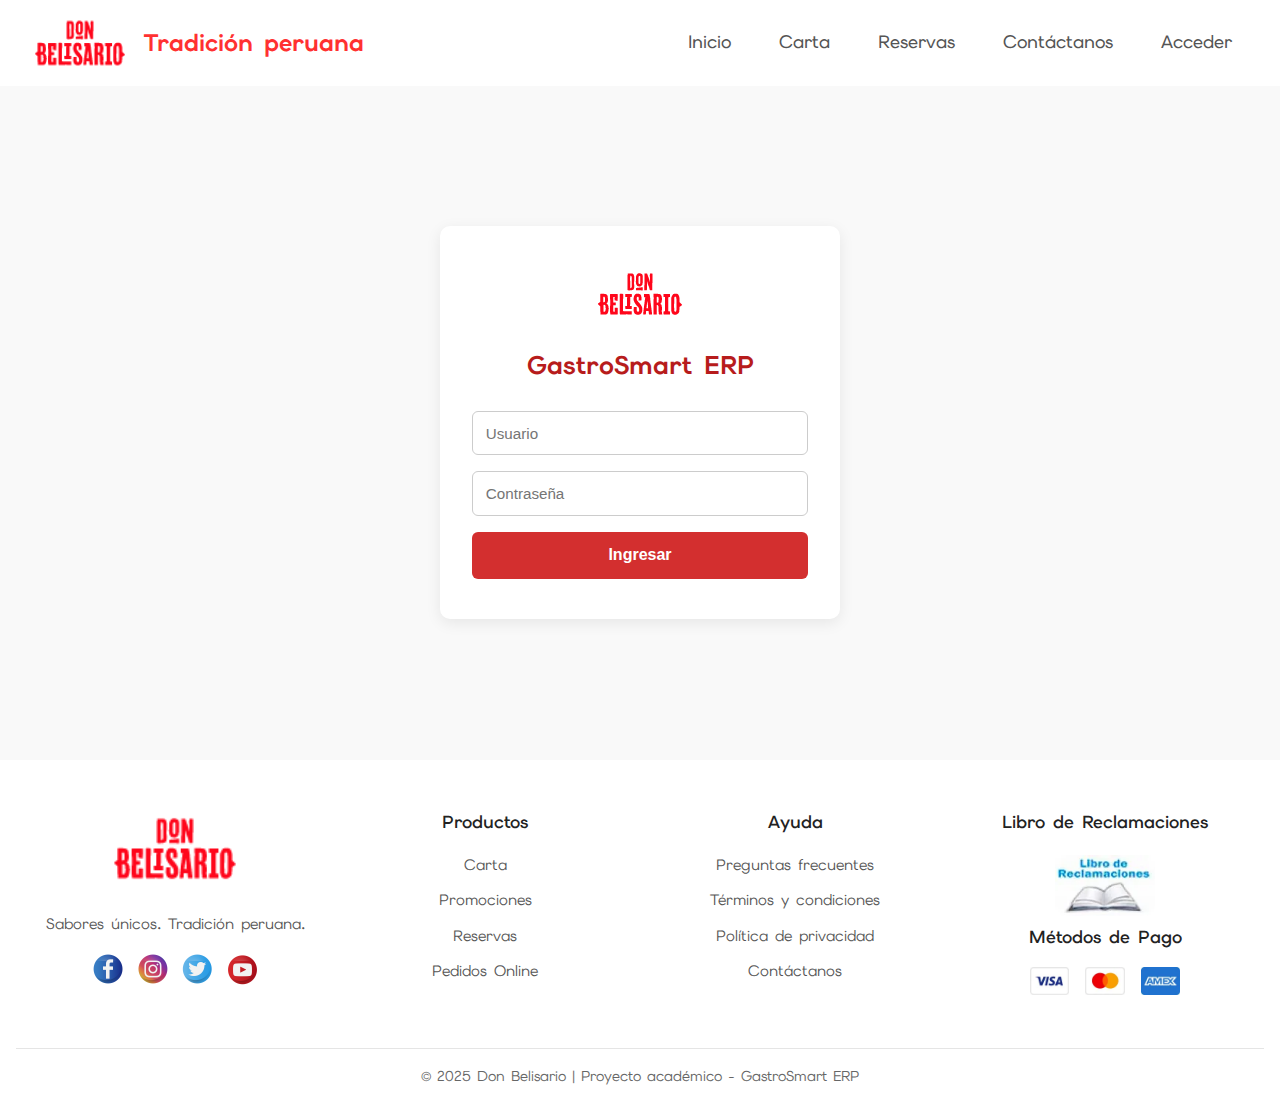
<file: login.html>
<!DOCTYPE html>
<html lang="es">

<head>
    <meta charset="UTF-8">
    <meta name="viewport" content="width=device-width, initial-scale=1.0">
    <title>Acceso | GastroSmart ERP</title>
    <link rel="stylesheet" href="assets/css/style.css">
    <link rel="stylesheet" href="assets/css/login.css">

    <style>
        /* Oculta el nav mientras se evalúa la sesión */
        .nav {
            visibility: hidden;
        }

        /* Cuando JS termina, se hace visible */
        .nav.ready {
            visibility: visible;
        }
    </style>

    <script>
        // Determina visibilidad básica ANTES del render
        (function () {
            const user = JSON.parse(localStorage.getItem("user"));
            const isAdmin = !!(user && user.role === "admin");

            const ADMIN_IDS = ["pedidos", "facturacion", "inventario", "marketing", "reportes"];
            const PUBLIC_IDS = ["inicio", "carta", "reservas", "contacto"];

            document.addEventListener("DOMContentLoaded", () => {
                ADMIN_IDS.forEach(id => {
                    const el = document.getElementById(id);
                    if (el) el.parentElement.style.display = isAdmin ? "" : "none";
                });
                PUBLIC_IDS.forEach(id => {
                    const el = document.getElementById(id);
                    if (el) el.parentElement.style.display = isAdmin ? "none" : "";
                });

                const acceder = document.getElementById("acceder")?.closest("li");
                const salir = document.getElementById("salir")?.closest("li");
                if (acceder) acceder.style.display = isAdmin ? "none" : "";
                if (salir) salir.style.display = isAdmin ? "" : "none";

                // Mostrar el menú recién ahora
                document.querySelector(".nav")?.classList.add("ready");
            });
        })();
    </script>

</head>

<body>

    <!-- Header -->
    <header class="header">
        <div class="logo">
            <img src="assets/img/logo.png" alt="Don Belisario Logo">
            <h3>Tradición peruana</h3>    
        </div>
        <nav class="nav">
            <ul class="menu">
                <li><a href="index.html" id="inicio">Inicio</a></li>
                <li><a href="carta.html" id="carta">Carta</a></li>
                <li><a href="reservas.html" id="reservas">Reservas</a></li>
                <li><a href="contacto.html" id="contacto">Contáctanos</a></li>
                <li><a href="pedidos.html" id="pedidos">Pedidos</a></li>
                <li><a href="facturacion.html" id="facturacion">Facturación</a></li>
                <li><a href="inventario.html" id="inventario">Inventario</a></li>
                <li><a href="marketing.html" id="marketing">Promociones</a></li>
                <li><a href="reportes.html" id="reportes">Reportes</a></li>
                <!-- Acceso y cierre de sesión -->
                <li><a href="login.html" id="acceder">Acceder</a></li>
                <li id="li-salir" style="display:none;"><a href="#" id="salir">Salir</a></li>
            </ul>
        </nav>
    </header>

    <!-- Login -->
    <main class="login-section">
        <div class="login-container">
            <div class="login-box">
                <img src="assets/img/logo.png" alt="Logo GastroSmart" class="login-logo">
                <h1>GastroSmart ERP</h1>
                <form id="loginForm">
                    <input type="text" id="usuario" placeholder="Usuario" required>
                    <input type="password" id="clave" placeholder="Contraseña" required>
                    <button type="submit">Ingresar</button>
                </form>
            </div>
        </div>
    </main>

    <!-- Footer -->
    <footer class="footer">
        <div class="footer-container">

            <div class="footer-logo">
                <img src="assets/img/logo.png" alt="Don Belisario Logo">
                <p>Sabores únicos. Tradición peruana.</p>
                <div class="social-icons">
                    <a href="#"><img src="assets/img/facebook.png" alt="Facebook"></a>
                    <a href="#"><img src="assets/img/instagram.png" alt="Instagram"></a>
                    <a href="#"><img src="assets/img/gorjeo.png" alt="Twitter"></a>
                    <a href="#"><img src="assets/img/youtube.png" alt="YouTube"></a>
                </div>
            </div>

            <div class="footer-links">
                <h4>Productos</h4>
                <ul>
                    <li><a href="carta.html">Carta</a></li>
                    <li><a href="promociones.html">Promociones</a></li>
                    <li><a href="reservas.html">Reservas</a></li>
                    <li><a href="#">Pedidos Online</a></li>
                </ul>
            </div>

            <div class="footer-links">
                <h4>Ayuda</h4>
                <ul>
                    <li><a href="#">Preguntas frecuentes</a></li>
                    <li><a href="#">Términos y condiciones</a></li>
                    <li><a href="#">Política de privacidad</a></li>
                    <li><a href="contacto.html">Contáctanos</a></li>
                </ul>
            </div>

            <div class="footer-payments">
                <h4>Libro de Reclamaciones</h4>
                <div class="reclamos">
                    <a href="#">
                        <img src="assets/img/reclamos.jpg" alt="Libro de Reclamaciones">
                    </a>
                </div>
                <h4>Métodos de Pago</h4>
                <div class="payment-icons">
                    <img src="assets/img/visa.jpg" alt="Visa">
                    <img src="assets/img/master.jpg" alt="MasterCard">
                    <img src="assets/img/amex.jpg" alt="Amex">
                </div>
            </div>

        </div>

        <div class="footer-bottom">
            <p>© 2025 Don Belisario | Proyecto académico - GastroSmart ERP</p>
        </div>
    </footer>

    <script src="assets/js/login.js" defer></script>

</body>

</html>
</file>
<file: assets/css/index.css>
@import url('style.css');


/* Carousel */
.carousel {
  position: relative;
  width: 100%;
  height: 70vh;
  overflow: hidden;
}

.carousel .slides {
  display: flex;
  transition: transform 0.8s ease-in-out;
}

.carousel .slide {
  flex: 1 0 100%;
  height: 70vh;
}

.carousel img {
  width: 100%;
  height: 100%;
  object-fit:fill;
}

/* Flechas */
.carousel button {
  position: absolute;
  top: 50%;
  transform: translateY(-50%);
  background: rgba(255, 255, 255, 0.4);
  border: none;
  color: #333;
  font-size: 2rem;
  padding: 0.3rem 0.7rem;
  cursor: pointer;
  border-radius: 50%;
  transition: 0.3s ease;
}

.carousel button:hover {
  background: rgba(255, 255, 255, 0.8);
}

.carousel .prev {
  left: 1rem;
}

.carousel .next {
  right: 1rem;
}

/* Indicadores */
.carousel .indicators {
  position: absolute;
  bottom: 15px;
  left: 50%;
  transform: translateX(-50%);
  display: flex;
  gap: 0.5rem;
}

.carousel .dot {
  width: 10px;
  height: 10px;
  background: rgba(255, 255, 255, 0.5);
  border-radius: 50%;
  cursor: pointer;
  transition: 0.3s ease;
}

.carousel .dot.active {
  background: #d94f5c;
}
 

/* Features */
.features {
    padding: 3rem 2rem;
    text-align: center;
}

.features h1 {
    margin-bottom: 2rem;
    color: #000000;
    display: inline-block;
    animation: pulse 2s infinite alternate ease-in-out;
    font-size: 2.5rem;
    text-shadow: 
        0 0 5px #c06f6f81,
        0 0 10px #c06f6f81,
        0 0 15px #c06f6f81,
        0 0 20px #c06f6f81;
    letter-spacing: 3px;
}

.feature-grid {
    display: grid;
    grid-template-columns: repeat(auto-fit, minmax(220px, 1fr));
    gap: 1.5rem;
    margin-top: 2rem;
}

.card {
    background: white;
    border-radius: 10px;
    padding: 1.5rem;
    box-shadow: 0 3px 10px rgba(217, 79, 92, 0.15);
    transition: transform 0.3s ease, box-shadow 0.3s ease;
}

.card h4 {
    margin-bottom: 1rem;
    color: #d94f5c;
}

.card:hover {
    transform: translateY(-5px);
    box-shadow: 0 8px 20px rgba(217, 79, 92, 0.5);
}

.hero-promo {
    padding: 3rem 2rem;
    text-align: center;
}

.hero-promo h1 {
    margin-bottom: 2rem;
    color: #000000;
    font-size: 2.5rem;
    display: inline-block;
    animation: pulse 2s infinite alternate ease-in-out;
    text-shadow: 
        0 0 5px #c06f6f81,
        0 0 10px #c06f6f81,
        0 0 15px #c06f6f81,
        0 0 20px #c06f6f81;
    letter-spacing: 3px; 
}

.promo-grid {
    display: flex;
    flex-wrap: wrap;
    justify-content: center;
    gap: 1rem;
}

.promo-card {
    display: flex;
    width: 450px; /* ajustable */
    background: #fff;
    border-radius: 10px;
    box-shadow: 0 2px 8px rgba(217, 79, 92, 0.15);
    text-align: left;
    overflow: hidden;
    transition: transform 0.3s ease, box-shadow 0.3s ease;
}

.promo-card img {
    width: 50%;
    object-fit: cover;
}

.promo-info {
    padding: 1rem;
    display: flex;
    flex-direction: column;
    justify-content: center;
}

.promo-info h3 {
    margin: 0 0 0.5rem 0;
    color: #d94f5c;
}

.promo-info p {
    margin: 0.3rem 0;
}

.price {
    font-weight: 700;
}

.discount {
    color: #d94f5c;
    margin-right: 0.5rem;
}

.original {
    text-decoration: line-through;
    color: #777;
}

.promo-card:hover {
    transform: scale(1.05);
    box-shadow: 0 6px 18px rgba(217, 79, 92, 0.5);
}

.hero-combo {
    padding: 3rem 0 4rem 0;
    text-align: center;
}

.combo-grid {
    display: flex;
    flex-wrap: wrap;
    justify-content: space-evenly;
}

.combo-card {
    width: 500px;
    background: #fff;
    border-radius: 10px;
    box-shadow: 0 6px 18px rgba(217, 79, 92, 0.5);
    text-align: center;
    transition: transform 0.3s ease, box-shadow 0.3s ease;
    animation: pulse2 5s infinite alternate ease-in-out;
}

.combo-card img {
    width: 100%;
    border-radius: 10px 10px 0 0;
}

.combo-card p {
    padding: 1rem;
}

.combo-card:hover {
    box-shadow: 0 6px 18px rgba(217, 79, 92, 0.5);
}

@keyframes pulse {
  0% {
    transform: scale(1);
  }
  50% {
    transform: scale(1.05);
  }
  100% {
    transform: scale(1);
  }
}

@keyframes pulse2 {
  0% {
    transform: scale(1);
  }
  50% {
    transform: scale(1.03);
  }
  100% {
    transform: scale(1);
  }
}
</file>
<file: assets/css/carta.css>
@import url('style.css');

/* MAIN CONTAINER */
main {
    max-width: 1200px;
    margin: 100px auto 50px;
    padding: 0 1rem;
}

/* SECTION TITLES */
h2.section-title {
    
    margin-bottom: 1rem;
    
    text-align: center;
    animation: pulse 2s infinite alternate ease-in-out;

    color: #000000;
    font-size: 2.5rem;
    text-shadow: 
        0 0 5px #c06f6f81,
        0 0 10px #c06f6f81,
        0 0 15px #c06f6f81,
        0 0 20px #c06f6f81;
    letter-spacing: 3px; 

}

/* CAROUSEL WRAPPER */
.carousel-wrapper {
    position: relative;
    margin-bottom: 50px;
}

/* CAROUSEL NAVIGATION BUTTONS */
.carousel-nav {
    position: absolute;
    top: 50%;
    width: 100%;
    display: flex;
    justify-content: space-between;
    transform: translateY(-50%);
    pointer-events: none;
    z-index: 10;
}

.carousel-nav button {
    background-color: rgba(217, 79, 92, 0.8);
    border: none;
    color: #fff;
    font-size: 1.5rem;
    width: 40px;
    height: 40px;
    border-radius: 50%;
    cursor: pointer;
    pointer-events: all;
    transition: background 0.3s;
}

.carousel-nav button:hover {
    background-color: rgba(217, 79, 92, 1);
}

/* CAROUSEL FLEXBOX */
.carousel {
    display: flex;
    overflow-x: auto;
    gap: 1rem;
    scroll-behavior: smooth;
    padding-bottom: 1rem;
}

.carousel::-webkit-scrollbar {
    display: none;
}

/* PROMO CARD */
.promo-card {
    flex: 0 0 auto;
    display: flex;
    width: 450px;
    background: #fff;
    border-radius: 10px;
    box-shadow: 0 4px 15px rgba(217, 79, 92, 0.15);
    overflow: hidden;
    transition: transform 0.3s ease, box-shadow 0.3s ease;
    text-align: left;
}

.promo-card img {
    width: 50%;
    height: 200px;
    object-fit: cover;
}

.promo-info {
    padding: 1rem;
    display: flex;
    flex-direction: column;
    justify-content: center;
}

.promo-info h3 {
    margin: 0 0 0.5rem 0;
    color: #d94f5c;
    font-size: 1.2rem;
}

.promo-info p {
    margin: 0.3rem 0;
    color: #555;
}

.price {
    font-weight: 700;
    margin-top: 0.5rem;
}

.discount {
    color: #d94f5c;
    margin-right: 0.5rem;
}

.original {
    text-decoration: line-through;
    color: #777;
}

.promo-card:hover {
    transform: scale(1.03);
    box-shadow: 0 6px 18px rgba(217, 79, 92, 0.5);
}

/* TWO GRID (para secciones sin precio, ej. Acompañamientos, Piqueos, Bebidas) */
.two-grid {
    display: flex;
    gap: 1rem;
    flex-wrap: wrap;
    margin-top: 1rem;
    justify-content: center;
}

.two-grid .grid-item {
    flex: 1 1 calc(50% - 0.5rem);
    background: #fff;
    border-radius: 10px;
    overflow: hidden;
    box-shadow: 0 4px 15px rgba(217, 79, 92, 0.15);
    display: flex;
    flex-direction: column;
    align-items: center;
    text-align: center;
    transition: transform 0.3s ease, box-shadow 0.3s ease;
}

.two-grid .grid-item img {
    width: 100%;
    height: 200px;
    object-fit: cover;
}

.two-grid .grid-item h4 {
    padding: 0.5rem 0;
    color: #d94f5c;
}

.two-grid .grid-item:hover {
    transform: translateY(-5px);
    box-shadow: 0 6px 18px rgba(217, 79, 92, 0.4);
}

/* RESPONSIVE */
@media (max-width: 1024px) {
    .promo-card {
        width: 350px;
    }
}

@media (max-width: 768px) {
    .carousel {
        gap: 0.7rem;
    }

    .promo-card {
        width: 300px;
        flex-direction: column;
        text-align: center;
    }

    .promo-card img {
        width: 100%;
        height: 200px;
    }

    .two-grid .grid-item {
        flex: 1 1 100%;
    }
}

@media (max-width: 480px) {
    .promo-card {
        width: 100%;
    }
}

@keyframes pulse {
  0% {
    transform: scale(1);
  }
  50% {
    transform: scale(1.05);
  }
  100% {
    transform: scale(1);
  }
}
</file>
<file: assets/css/contacto.css>
@import url('style.css');

/* Contenedor principal */
main {
  max-width: 1200px;
  margin: 100px auto 100px;
  padding: 0 1rem;
  font-family: "Elms Sans", sans-serif;
}

/* Contenedor de contacto y mapa */
.contact-container {
  display: flex;
  gap: 2rem;
  flex-wrap: wrap;
}

/* Formulario y mapa */
.contact-form,
.contact-map {
  flex: 1 1 400px;
  background: #fff;
  padding: 1.8rem;
  border-radius: 10px;
  box-shadow: 0 4px 15px rgba(0,0,0,0.05);
  transition: transform 0.3s ease, box-shadow 0.3s ease;
}

.contact-form:hover,
.contact-map:hover {
  transform: translateY(-3px);
  box-shadow: 0 6px 18px rgba(0,0,0,0.1);
}

/* Títulos */
.contact-form h2,
.contact-map h2,
.vision-mision h2 {
  margin-bottom: 1rem;
  color: #000000;
  font-size: 1.6rem;
  text-align: center;
}

/* Formulario de contacto */
.contact-form label {
  display: block;
  margin-bottom: 0.3rem;
  font-weight: 500;
  color: #222;
}

.contact-form input,
.contact-form textarea {
  width: 100%;
  padding: 0.8rem;
  margin-bottom: 1rem;
  border: 1px solid #ccc;
  border-radius: 6px;
  font-size: 0.95rem;
  transition: border-color 0.3s ease, box-shadow 0.3s ease;
}

.contact-form input:focus,
.contact-form textarea:focus {
  border-color: #d94f5c;
  box-shadow: 0 0 5px rgba(217,79,92,0.3);
  outline: none;
}

.contact-form button {
  background-color: #d94f5c;
  color: #fff;
  border: none;
  padding: 0.9rem 1.2rem;
  font-size: 1rem;
  border-radius: 6px;
  cursor: pointer;
  font-weight: 600;
  transition: background-color 0.3s ease, transform 0.2s ease;
  width: 100%;
}

.contact-form button:hover {
  background-color: #b03b48;
  transform: translateY(-1px);
}

/* Mapa */
.contact-map iframe {
  width: 100%;
  height: 350px;
  border: none;
  border-radius: 10px;
}

/* Sección Visión y Misión */
.vision-mision {
  background: #fff;
  padding: 2rem;
  border-radius: 10px;
  margin-top: 2rem;
  box-shadow: 0 4px 15px rgba(0,0,0,0.05);
}

.vision-mision h2 {
  color: #000000;
}

.vision-mision p {
  color: #555;
  line-height: 1.6;
  margin-bottom: 1rem;
}

.vision-mision ul {
  list-style: disc;
  margin-left: 1.5rem;
  color: #444;
}

/* Historia / Conócenos */
.nosotros {
  margin-top: 2rem;
  background: #fff;
  padding: 2rem;
  border-radius: 10px;
  box-shadow: 0 4px 15px rgba(0,0,0,0.05);
}

.nosotros h2 {
  color: #000000;
  text-align: center;
}

.nosotros p {
  color: #555;
  line-height: 1.6;
  margin-bottom: 1rem;
}

/* Tarjetas de equipo (opcional) */
.equipo-grid {
  display: grid;
  grid-template-columns: repeat(auto-fit, minmax(200px, 1fr));
  gap: 1.5rem;
  margin-top: 1.5rem;
}

.equipo-item {
  background: #fafafa;
  border: 1px solid #eee;
  border-radius: 10px;
  padding: 1rem;
  text-align: center;
  transition: transform 0.2s ease, box-shadow 0.2s ease;
}

.equipo-item:hover {
  transform: translateY(-3px);
  box-shadow: 0 6px 15px rgba(0,0,0,0.1);
}

.equipo-item img {
  width: 200px;
  height: 200px;
  border-radius: 50%;
  margin-bottom: 0.5rem;
}

.equipo-item h4 {
  color: #d94f5c;
  margin-bottom: 0.3rem;
  font-size: 1.1rem;
}

.equipo-item p {
  color: #555;
  font-size: 0.95rem;
}

/* Responsive */
@media(max-width:768px) {
  .contact-container {
    flex-direction: column;
  }
  .vision-mision,
  .nosotros {
    margin-top: 1.5rem;
  }
}
</file>
<file: assets/css/login.css>
@import url('style.css');

/* LOGIN */
.login-section {
  display: flex;
  justify-content: center;
  align-items: center;
  min-height: 75vh;
  background: #f9f9f9; /* mismo gris suave que otras páginas */
  font-family: "Elms Sans", sans-serif;
}

.login-container {
  display: flex;
  justify-content: center;
  align-items: center;
  width: 100%;
}

.login-box {
  background: #fff;
  padding: 2.5rem 2rem;
  border-radius: 10px;
  box-shadow: 0 4px 15px rgba(0,0,0,0.08);
  text-align: center;
  max-width: 400px;
  width: 100%;
}

.login-logo {
  width: 90px;
  margin-bottom: 15px;
}

.login-box h1 {
  font-size: 1.6rem;
  font-weight: 700;
  margin-bottom: 25px;
  color: #b71c1c; /* color principal */
}

/* Inputs */
#loginForm input {
  display: block;
  width: 100%;
  padding: 0.8rem;
  margin-bottom: 1rem;
  border: 1px solid #ccc;
  border-radius: 6px;
  font-size: 0.95rem;
  transition: border-color 0.3s ease, box-shadow 0.3s ease;
}

#loginForm input:focus {
  border-color: #d94f5c;
  box-shadow: 0 0 5px rgba(217,79,92,0.3);
  outline: none;
}

/* Botón */
#loginForm button {
  width: 100%;
  padding: 0.9rem;
  border: none;
  border-radius: 6px;
  background-color: #d32f2f;
  color: #fff;
  font-size: 1rem;
  font-weight: 600;
  cursor: pointer;
  transition: background 0.3s ease, transform 0.2s ease;
}

#loginForm button:hover {
  background-color:#b71c1c  ;
  transform: translateY(-1px);
}

/* Responsive */
@media (max-width: 480px) {
  .login-box {
    padding: 2rem 1.5rem;
  }
  .login-box h1 {
    font-size: 1.4rem;
  }
  #loginForm input {
    font-size: 0.9rem;
  }
  #loginForm button {
    font-size: 0.95rem;
  }
}
</file>
<file: assets/css/style.css>
@import url('https://fonts.googleapis.com/css2?family=Elms+Sans:ital,wght@0,100..900;1,100..900&display=swap');

/* Reset */
* {
  margin: 0;
  padding: 0;
  box-sizing: border-box;
}

/* Tipografía base */
body {
  font-family: "Elms Sans", sans-serif;
  line-height: 1.6;
  color: #222;
  background: linear-gradient(to top, #de6767, #daa5a5);
  padding-top: 85px; 
  overflow-x: hidden;
}

/* ======= Header ======= */
.header { 
  position: fixed;
  top: 0;
  left: 0;
  width: 100%;
  background: #fff;
  display: flex;
  justify-content: space-between;
  align-items: center;
  padding: 0.8rem 2rem;
  flex-wrap: wrap;
  z-index: 1000;
}

.header .logo {
  display: flex;
  align-items: center;
  gap: 1rem;
}

.header img {
  height: 60px;
}

.header h3 {
  font-size: 1.5rem;
  display: inline-block; /* necesario para la animación */
  animation: pulse 2s infinite alternate ease-in-out;
  color: #ff3131;
}

@keyframes pulse {
  0% {
    transform: scale(1);
  }
  100% {
    transform: scale(1.05); /* aumenta un 5% */
  }
}

/* Nav */
.nav ul {
  list-style: none;
  display: flex;
  flex-direction: row;
  justify-content: center;
  gap: 1rem;
  padding: 0;
  margin: 0;
}

.nav a {
  position: relative;
  color: #555;
  text-decoration: none;
  font-size: 18px;
  font-weight: 500;
  padding: 0.5rem 1rem;
  transition: color 0.4s ease;
}

.nav a::after {
  content: "";
  position: absolute;
  bottom: 0;
  left: 0;
  width: 0%;
  height: 2px;
  background-color: #d94f5c;
  transition: width 0.5s ease;
}

.nav a:hover {
  color: #d94f5c;
}

.nav a:hover::after {
  width: 100%;
}


/* ======= Footer ======= */
.footer {
  background: #fff;
  color: #222;
  padding: 3rem 1rem 1rem;
}

.footer-container {
  display: grid;
  grid-template-columns: repeat(auto-fit, minmax(230px, 1fr));
  gap: 2.5rem;
  align-items: start;
  max-width: 1200px;
  margin: auto;
  text-align: center;
}

/* === Logo === */
.footer-logo {
  text-align: center;
}

.footer-logo img {
  width: 130px;
  margin-bottom: 1rem;
}

.footer-logo p {
  font-size: 0.95rem;
  color: #555;
  margin-bottom: 1rem;
}

.social-icons {
  display: flex;
  justify-content: center;
  align-items: center;
  gap: 0.8rem;
}

.social-icons a img {
  width: 32px;
  height: 32px;
  filter: brightness(0.95);
  transition: transform 0.3s ease, filter 0.3s ease;
}

.social-icons a:hover img {
  transform: scale(1.1);
  filter: brightness(1.2);
}

/* === Enlaces === */
.footer-links h4,
.footer-payments h4 {
  color: #222;
  margin-bottom: 1rem;
  font-size: 1.1rem;
  font-weight: 600;
}

.footer-links ul {
  list-style: none;
  padding: 0;
}

.footer-links li {
  margin-bottom: 0.6rem;
}

.footer-links a {
  color: #555;
  text-decoration: none;
  font-size: 0.95rem;
  transition: color 0.3s;
}

.footer-links a:hover {
  color: #d94f5c;
}

/* === Pagos === */
.payment-icons {
  display: flex;
  justify-content: center;
  flex-wrap: wrap;
  gap: 1rem;
  margin-top: 0.5rem;
}

.payment-icons img {
  height: 28px;
  filter: brightness(1);
  transition: transform 0.3s ease;
}

.payment-icons img:hover {
  transform: scale(1.1);
}

.reclamos {
  margin-top: 1.2rem;
  text-align: center;
}

.reclamos img {
  width: 100px;
  height: auto;
  transition: transform 0.3s ease;
}

.reclamos img:hover {
  transform: scale(1.05);
}

/* === Línea inferior === */
.footer-bottom {
  border-top: 1px solid rgba(0, 0, 0, 0.1);
  margin-top: 2.5rem;
  padding-top: 1rem;
  text-align: center;
  font-size: 0.9rem;
  color: #666;
}

/* === Responsive === */
@media (max-width: 768px) {
  .footer-container {
    grid-template-columns: 1fr;
    gap: 2rem;
    text-align: center;
  }

  .payment-icons {
    justify-content: center;
  }

}
</file>
